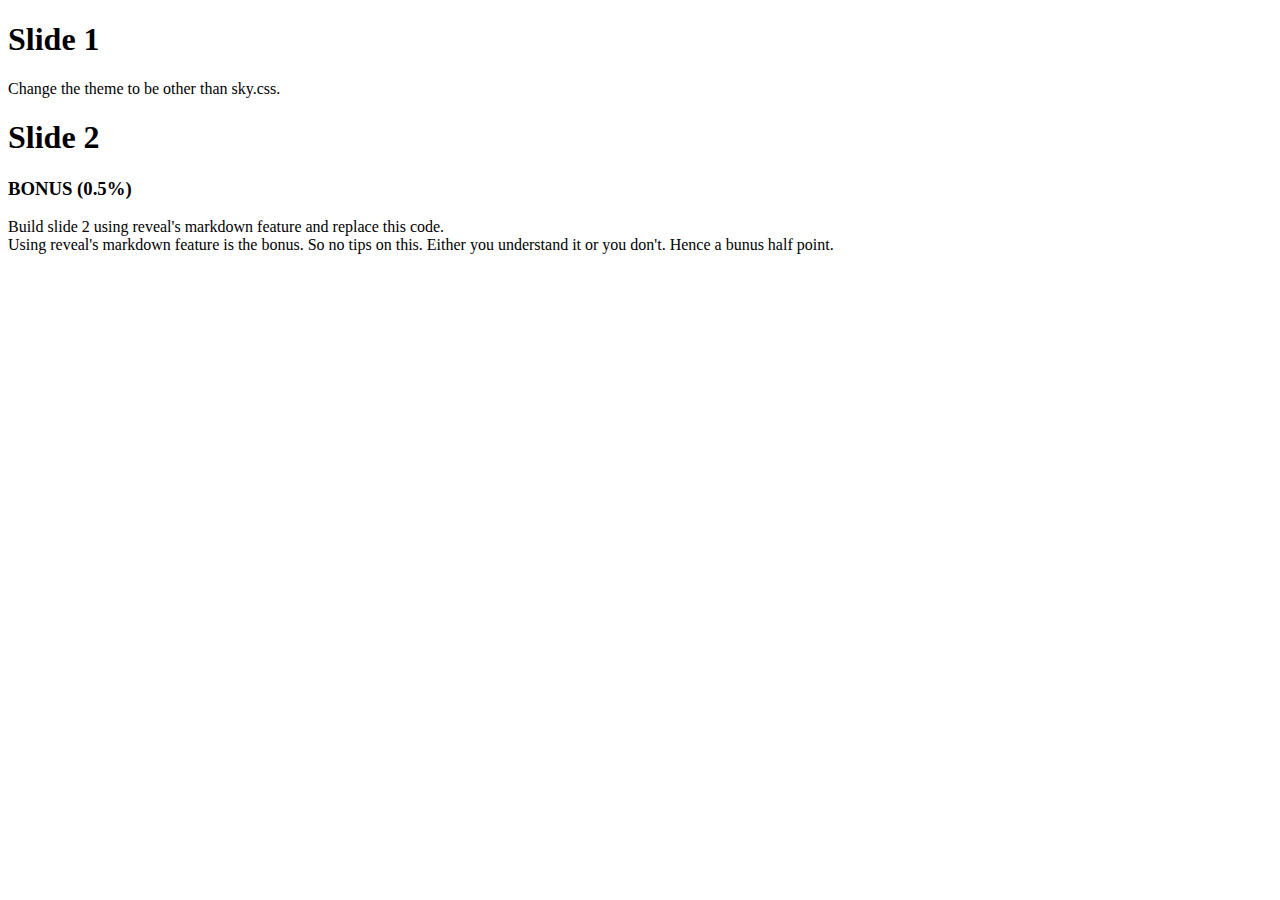
<file: q3/www/index.html>
<!doctype html>
<html>
<head>
	<meta charset="utf-8">
	<meta name="viewport" content="width=device-width, initial-scale=1.0, maximum-scale=1.0, user-scalable=no">
	<title>WLU - CP202</title>

	<link rel="stylesheet" href="http://wlu-cp202.appspot.com/reveal.js/css/reset.css">
	<link rel="stylesheet" href="http://wlu-cp202.appspot.com/reveal.js/css/reveal.css">
	<link rel="stylesheet" href="http://wlu-cp202.appspot.com/reveal.js/css/theme/black.css">
	<link rel="stylesheet" href="http://wlu-cp202.appspot.com/css/mystyle.css">
	<link rel="stylesheet" href="http://maxcdn.bootstrapcdn.com/font-awesome/4.3.0/css/font-awesome.min.css">
</head>

<body>
	<div class="reveal">
		<div class="slides">
			<section>
				<h1>Slide 1</h1>
				Change the theme to be other than sky.css.
			</section>

			<section>
				<h1>Slide 2</h1>
			</section>

			<section>
				<h3>BONUS (0.5%)</h3>
				<li>Build slide 2 using reveal's markdown feature and replace this code.

				<li>Using reveal's markdown feature is the bonus. So no tips on this. Either you understand it or you don't. Hence a bunus half point.
			</section>

			<section>
			</section>
		</div>
	</div>

	<script src="http://wlu-cp202.appspot.com/reveal.js/js/reveal.js"></script>
	<script>
		// More info about config & dependencies:
		// - https://github.com/hakimel/reveal.js#configuration
		// - https://github.com/hakimel/reveal.js#dependencies
		Reveal.initialize({
			width: 1024,
			height: 768,
			// Factor of the display size that should remain empty around the content
			margin: 0.1,
			// Bounds for smallest/largest possible scale to apply to content
			minScale: 0.2,
			maxScale: 1.5,
			/*
							width: "100%",
							height: "100%",
							margin: 0,
							minScale: 1,
							maxScale: 1, */
			// Display presentation control arrows
			controls: true,
			// Help the user learn the controls by providing hints, for example by
			// bouncing the down arrow when they first encounter a vertical slide
			controlsTutorial: true,
			// Determines where controls appear, "edges" or "bottom-right"
			controlsLayout: 'bottom-right',
			// Visibility rule for backwards navigation arrows; "faded", "hidden"
			// or "visible"
			controlsBackArrows: 'faded',
			// Display a presentation progress bar
			progress: true,
			// Display the page number of the current slide
			slideNumber: false,
			// Add the current slide number to the URL hash so that reloading the
			// page/copying the URL will return you to the same slide
			hash: true,
			// Push each slide change to the browser history. Implies `hash: true`
			history: false,
			// Enable keyboard shortcuts for navigation
			keyboard: true,
			// Enable the slide overview mode
			overview: true,
			// Vertical centering of slides
			center: true,
			// Enables touch navigation on devices with touch input
			touch: true,
			// Loop the presentation
			loop: false,
			// Change the presentation direction to be RTL
			rtl: false,
			// See https://github.com/hakimel/reveal.js/#navigation-mode
			navigationMode: 'default',
			// Randomizes the order of slides each time the presentation loads
			shuffle: false,
			// Turns fragments on and off globally
			fragments: true,
			// Flags whether to include the current fragment in the URL,
			// so that reloading brings you to the same fragment position
			fragmentInURL: false,
			// Flags if the presentation is running in an embedded mode,
			// i.e. contained within a limited portion of the screen
			embedded: false,
			// Flags if we should show a help overlay when the questionmark
			// key is pressed
			help: true,
			// Flags if speaker notes should be visible to all viewers
			showNotes: false,
			// Global override for autoplaying embedded media (video/audio/iframe)
			// - null: Media will only autoplay if data-autoplay is present
			// - true: All media will autoplay, regardless of individual setting
			// - false: No media will autoplay, regardless of individual setting
			autoPlayMedia: null,
			// Global override for preloading lazy-loaded iframes
			// - null: Iframes with data-src AND data-preload will be loaded when within
			//   the viewDistance, iframes with only data-src will be loaded when visible
			// - true: All iframes with data-src will be loaded when within the viewDistance
			// - false: All iframes with data-src will be loaded only when visible
			preloadIframes: null,
			// Number of milliseconds between automatically proceeding to the
			// next slide, disabled when set to 0, this value can be overwritten
			// by using a data-autoslide attribute on your slides
			autoSlide: 0,
			// Stop auto-sliding after user input
			autoSlideStoppable: true,
			// Use this method for navigation when auto-sliding
			autoSlideMethod: Reveal.navigateNext,
			// Specify the average time in seconds that you think you will spend
			// presenting each slide. This is used to show a pacing timer in the
			// speaker view
			defaultTiming: 120,
			// Enable slide navigation via mouse wheel
			mouseWheel: false,
			// Hide cursor if inactive
			hideInactiveCursor: true,
			// Time before the cursor is hidden (in ms)
			hideCursorTime: 5000,
			// Hides the address bar on mobile devices
			hideAddressBar: true,
			// Opens links in an iframe preview overlay
			// Add `data-preview-link` and `data-preview-link="false"` to customise each link
			// individually
			previewLinks: false,
			// Transition style
			transition: 'slide', // none/fade/slide/convex/concave/zoom
			// Transition speed
			transitionSpeed: 'slow', // default/fast/slow
			// Transition style for full page slide backgrounds
			backgroundTransition: 'fade', // none/fade/slide/convex/concave/zoom
			// Number of slides away from the current that are visible
			viewDistance: 3,
			// Parallax background image
			parallaxBackgroundImage: '', // 'https://s3.amazonaws.com/hakim-static/reveal-js/reveal-parallax-1.jpg',
			// Parallax background size
			parallaxBackgroundSize: '', // '2100px 900px',
			// Number of pixels to move the parallax background per slide
			// - Calculated automatically unless specified
			// - Set to 0 to disable movement along an axis
			parallaxBackgroundHorizontal: 400,
			parallaxBackgroundVertical: null,
			// The display mode that will be used to show slides
			display: 'block',
			dependencies: [{
					// src: 'http://wlu-cp202.appspot.com/reveal.js/plugin/markdown/marked.js' // uncomment for bonus
				},
				{
					// src: 'http://wlu-cp202.appspot.com/reveal.js/plugin/markdown/markdown.js' // uncomment for bonus
				},
				{
					src: 'http://wlu-cp202.appspot.com/reveal.js/plugin/notes/notes.js',
					async: true
				},
				{
					src: 'http://wlu-cp202.appspot.com/reveal.js/plugin/highlight/highlight.js',
					async: true
				}
			]
		});
	</script>
</body>

</html>
</file>
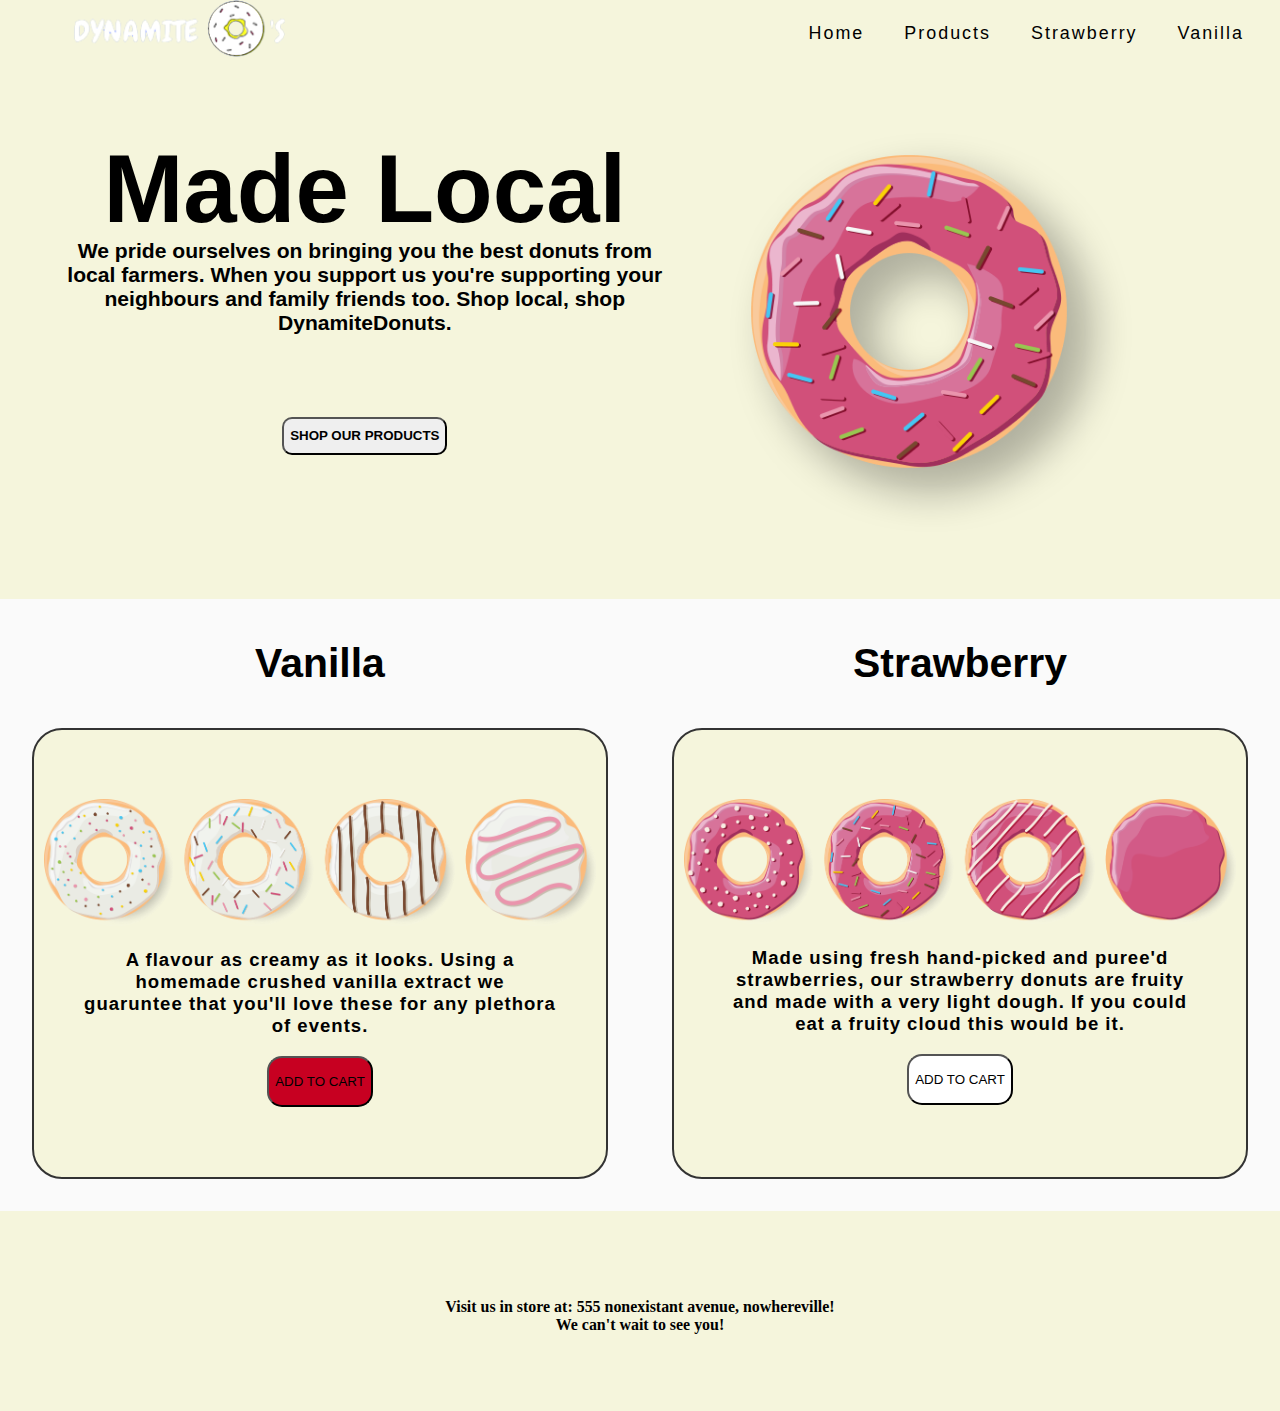
<file: q4/www/index.html>
<!DOCTYPE html>
<html lang="en" dir="ltr">
  <head>
    <meta charset="utf-8">
    <title></title>
    <link rel = "stylesheet" type = "text/css" href = "css/stylesheet.css" />
    <link rel='icon' href='img/favicon.png' type='image/x-icon'/ >
  </head>
  <body>
    <div class = "site-wrapper">


      <div class = "header">
        <div class="headers1">
          <a href="index.html">
            <img src="img/DD-Logo.png" alt="logo"></img>

          </a>
        </div>
        <div class="headers2">
          <ul class="breadcrumb">
            <li><a href="index.html">Home</a></li>
            <li><a href="product-page/index.html">Products</a></li>
            <li><a href="strawberry/index.html">Strawberry</a></li>
            <li><a href="vanilla/index.html">Vanilla</a></li>
          </ul>
        </div>
      </div>

      <div class="s1">
        <div class="s1sub1">

          <div class="sub1text1">
            <h2>Made Local</h2>
          </div>
          <div class="sub1text2">
            <h2>We pride ourselves on bringing you the best donuts from local farmers.
              When you support us you're supporting your neighbours and family friends too.
              Shop local, shop DynamiteDonuts.</h2>
          </div>

          <a href="product-page/index.html">
            <button>SHOP OUR PRODUCTS</button>
          </a>


        </div>
        <div class="s1sub2">
          <div class="sub2img">
            <img src="img/donut-file1.png" alt="big donut">
            </img>
          </div>
        </div>


      </div>

      <div class="s2">

        <div class="s2sub1">
          <h3>Vanilla</h3>
          <a href='vanilla/index.html'>
            <div class="rounded-container">
              <div class='pic-wrapper'>
                <img src='img/vanilla-donuts.png' alt="All of our Vanilla Donuts"></img>
                <p>A flavour as creamy as it looks. Using a homemade crushed vanilla
                  extract we guaruntee that you'll love these for any plethora of events.</p>
                <button>ADD TO CART</button>
              </div>

            </div>


          </a>

        </div>

        <div class="s2sub2">
          <h3>Strawberry</h3>
          <a href='strawberry/index.html'>
            <div class="rounded-container">
              <div class='pic-wrapper'>
                <img src='img/strawberry-donuts.png' alt="All of our Strawbery Donuts"></img>
                <p>Made using fresh hand-picked and puree'd strawberries, our strawberry donuts are fruity
                  and made with a very light dough. If you could eat a fruity cloud this would be it.</p>
                <button>ADD TO CART</button>
              </div>
            </div>
          </a>
        </div>





      </div>
      <div class="main-footer">
        <div class='footeritem'>
          <h5>Visit us in store at: 555 nonexistant avenue, nowhereville!<br> We can't wait to see you!</h5>
        </div>
      </div>

    </div>

  </body>
</html>
</file>
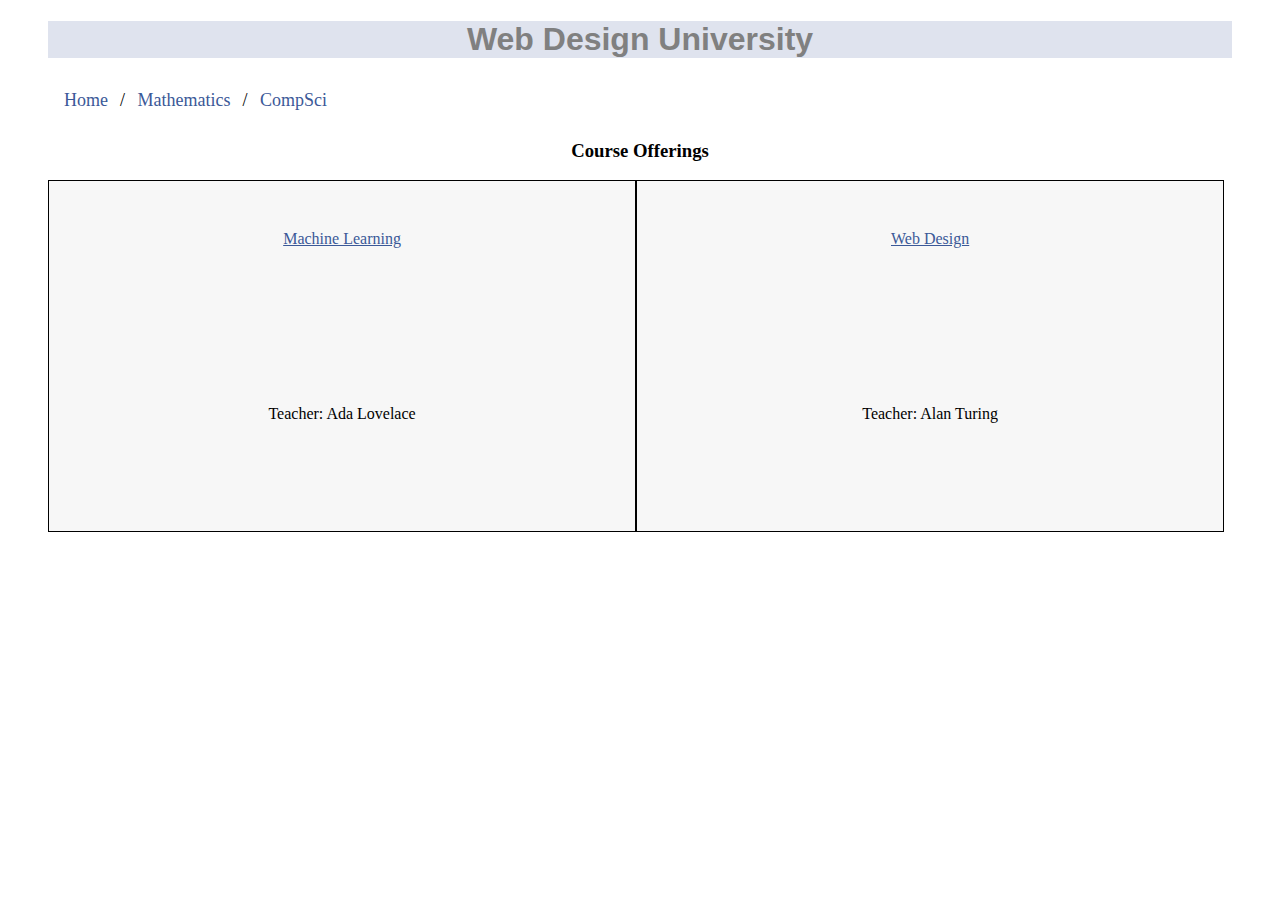
<file: q2/www/comp-sci/index.html>
<!DOCTYPE html>
<html lang="en" dir="ltr">
  <head>
    <meta charset="utf-8">
    <title></title>
    <link rel="stylesheet" href="../stylesheet.css">
  </head>
  <body>

    <div id="header">
      <h1>Web Design University</h1>
    </div>

    <nav>
      <ul class="breadcrumb">
        <li><a href="../index.html">Home</a></li>
        <li><a href="../math/index.html">Mathematics</a></li>
        <li><a href="index.html">CompSci</a></li>
      </ul>
    </nav>

    <h3>Course Offerings</h3>

    <div id="content">


      <div id="halfmid1">
        <div id="inscontainer1">
          <a href="../comp-sci/machine-learning/index.html">Machine Learning</a>
        </div>
        <div id="inscontainer1">
          <p>Teacher: Ada Lovelace</p>
        </div>
      </div>

      <div id="halfmid2">
        <div id="inscontainer1">
          <a href="../comp-sci/web-design/index.html">Web Design</a>
        </div>
        <div id="inscontainer1">
          <p>Teacher: Alan Turing</p>
        </div>
      </div>


    </div>
  </body>
</html>
</file>
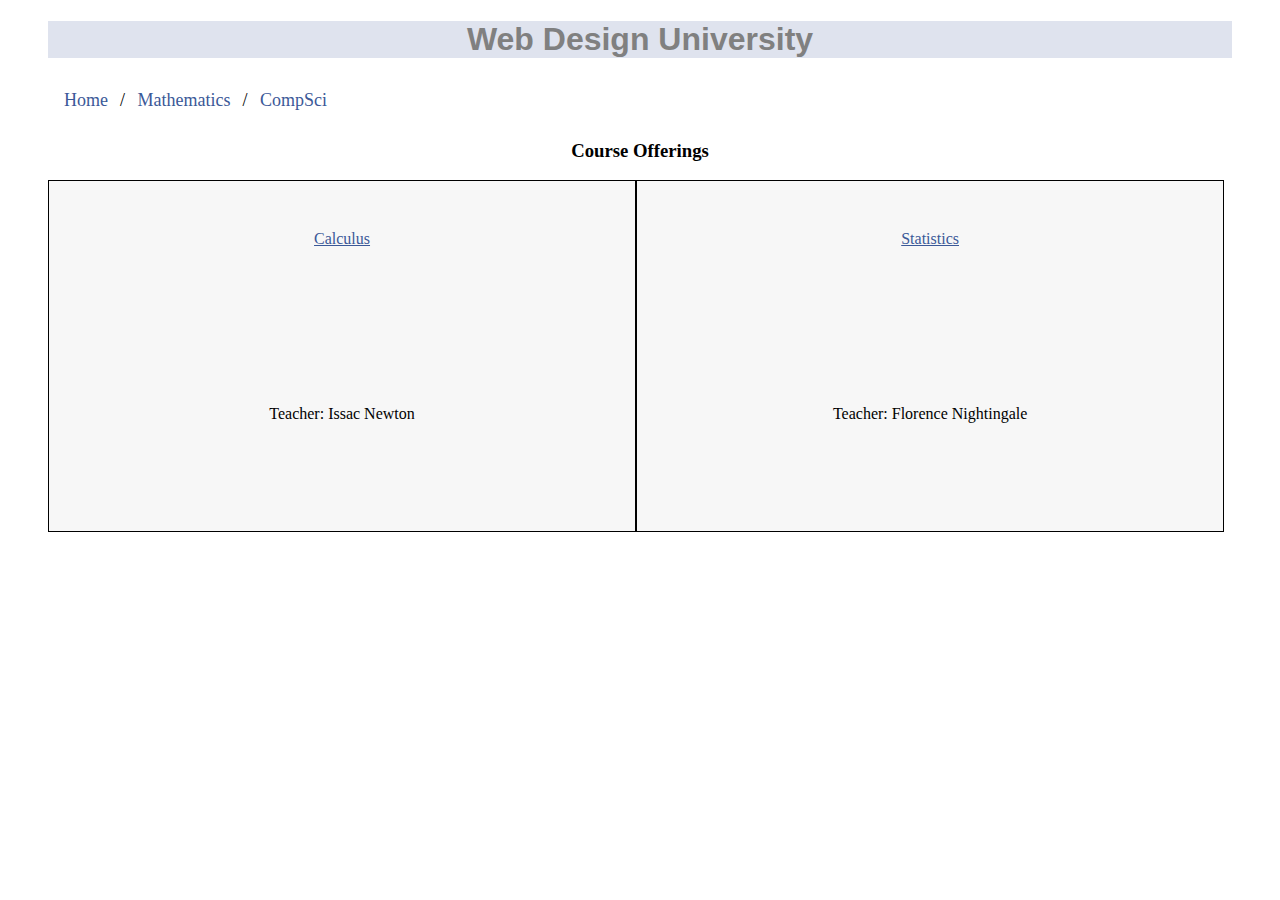
<file: q2/www/math/index.html>
<!DOCTYPE html>
<html lang="en" dir="ltr">
  <head>
    <meta charset="utf-8">
    <title></title>
    <link rel="stylesheet" href="../stylesheet.css">
  </head>
  <body>

        <div id="header">
          <h1>Web Design University</h1>
        </div>


        <nav>
          <ul class="breadcrumb">
            <li><a href="../index.html">Home</a></li>
            <li><a href="index.html">Mathematics</a></li>
            <li><a href="../comp-sci/index.html">CompSci</a></li>
          </ul>
        </nav>


        <h3>Course Offerings</h3>


        <div id="content">

          <div id="halfmid1">
            <div id="inscontainer1">
              <a href="../math/calculus/index.html">Calculus</a>
            </div>
            <div id="inscontainer1">
              <p>Teacher: Issac Newton</p>
            </div>
          </div>

          <div id="halfmid2">
            <div id="inscontainer1">
              <a href="../math/statistics/index.html">Statistics</a>
            </div>
            <div id="inscontainer1">
              <p>Teacher: Florence Nightingale</p>
            </div>
          </div>


        </div>
  </body>
</html>
</file>
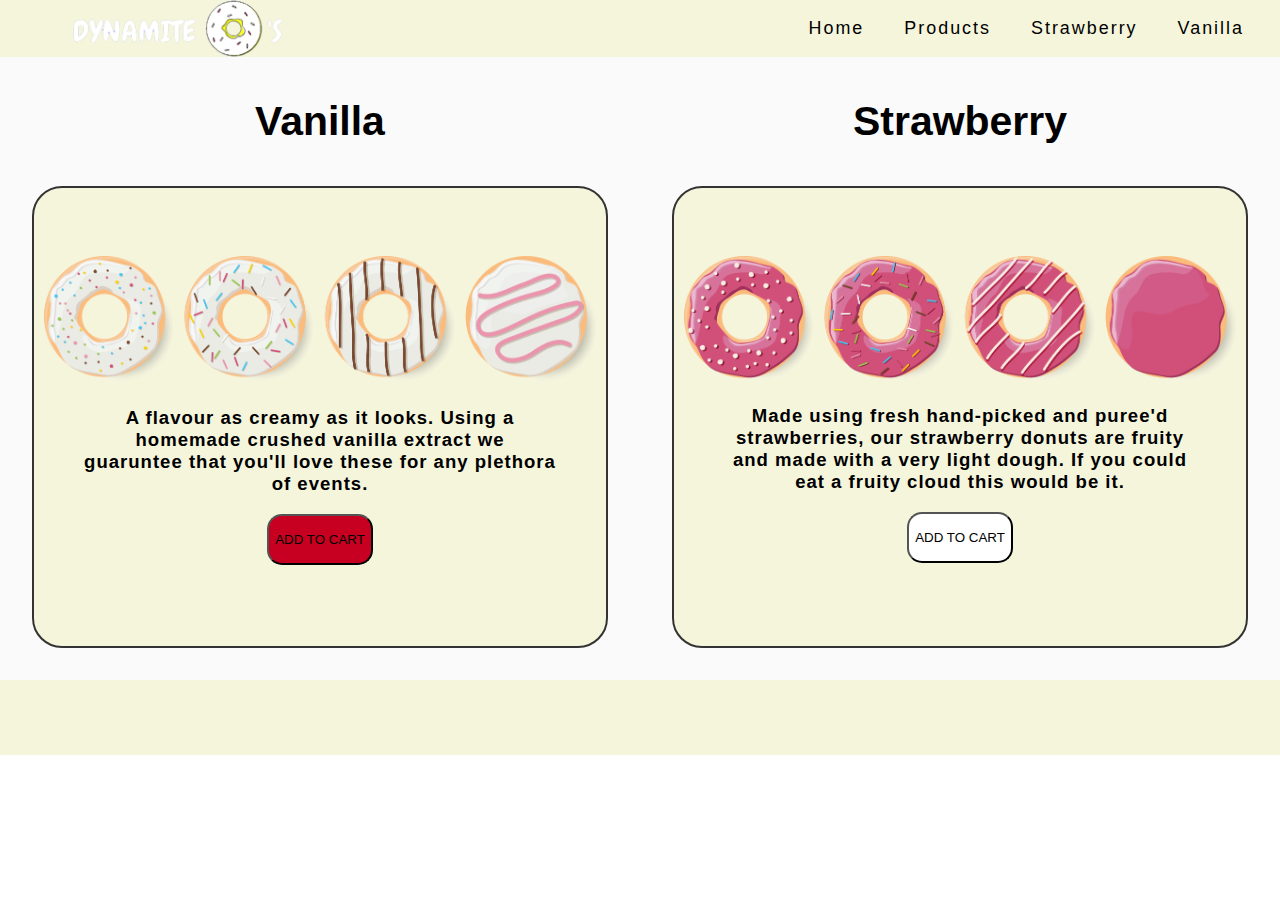
<file: q4/www/product-page/index.html>
<!DOCTYPE html>
<html lang="en" dir="ltr">
  <head>
    <meta charset="utf-8">
    <title></title>
    <link rel = "stylesheet" type = "text/css" href = "../css/stylesheet.css" />
    <link rel='icon' href='../img/favicon.png' type='image/x-icon'/ >
  </head>
  <body>

    <div class="prodpage-wrapper">
      <div class = "header">
        <div class="headers1">
          <a href="../index.html">
            <img src="../img/DD-Logo.png" alt="DynamiteDonuts Logo"></img>

          </a>
        </div>
        <div class="headers2">
          <ul class="breadcrumb">
            <li><a href="../index.html">Home</a></li>
            <li><a href="index.html">Products</a></li>
            <li><a href="../strawberry/index.html">Strawberry</a></li>
            <li><a href="../vanilla/index.html">Vanilla</a></li>
          </ul>
        </div>
      </div>


      <div class="s2">

        <div class="s2sub1">
          <h3>Vanilla</h3>
          <a href='vanilla/index.html'>
            <div class="rounded-container">
              <div class='pic-wrapper'>
                <img src='../img/vanilla-donuts.png' alt="Row of our Vanilla Donuts"></img>
                <p>A flavour as creamy as it looks. Using a homemade crushed vanilla
                  extract we guaruntee that you'll love these for any plethora of events.</p>
                <button>ADD TO CART</button>
              </div>

            </div>


          </a>

        </div>

        <div class="s2sub2">
          <h3>Strawberry</h3>
          <a href='strawberry/index.html'>
            <div class="rounded-container">
              <div class='pic-wrapper'>
                <img src='../img/strawberry-donuts.png' alt='Row of our Strawbery Donuts'></img>
                <p>Made using fresh hand-picked and puree'd strawberries, our strawberry donuts are fruity
                  and made with a very light dough. If you could eat a fruity cloud this would be it.</p>
                <button>ADD TO CART</button>
              </div>
            </div>
          </a>
        </div>

      </div>
      <div class="prod-footer">
      </div>
    </div>





  </body>
</html>
</file>
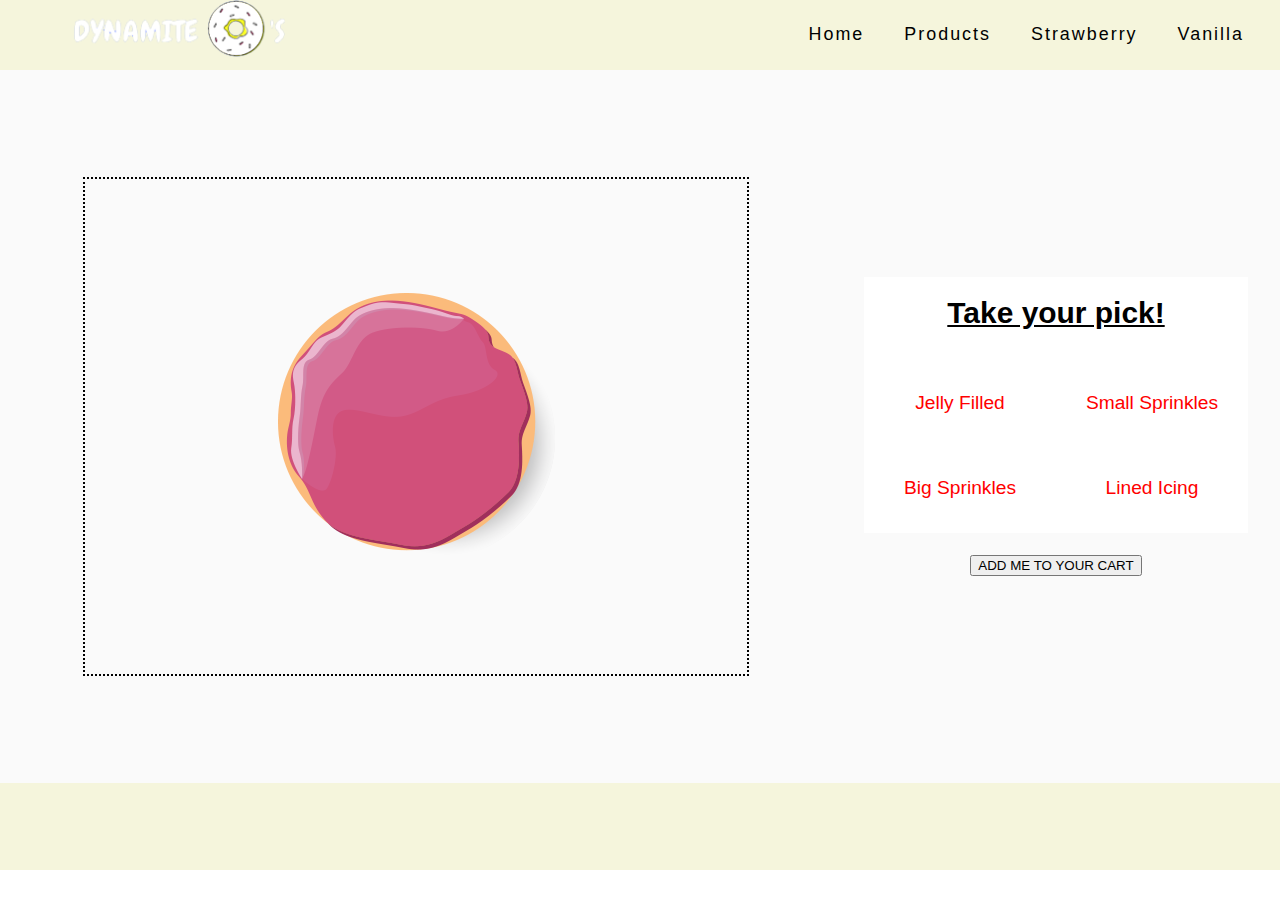
<file: q4/www/strawberry/index.html>
<!DOCTYPE html>
<html lang="en" dir="ltr">
  <head>
    <meta charset="utf-8">
    <title></title>
    <link rel = "stylesheet" type = "text/css" href = "../css/stylesheet.css" />
    <link rel='icon' href='../img/favicon.png' type='image/x-icon'/ >
    <script src="../js/app.js" type="text/javascript"></script>
    <script type="text/javascript">
      newdiv(displaydiv,div2,div3,div4);
    </script>
  </head>
  <body>

    <div class='straw-wrapper'>
      <div class = "header">
        <div class="headers1">
          <a href="../index.html">
            <img src="../img/DD-Logo.png" alt="DynamiteDonuts Logo">
            </img>
          </a>
        </div>
        <div class="headers2">
          <ul class="breadcrumb">
            <li><a href="../index.html">Home</a></li>
            <li><a href="../product-page/index.html">Products</a></li>
            <li><a href="index.html">Strawberry</a></li>
            <li><a href="../vanilla/index.html">Vanilla</a></li>
          </ul>
        </div>
      </div>

      <div class = "straw-contentwrap">

        <!-- PICTURES SECTION -->
        <section class="straw-s1">
          <div class="straws1-big">
            <div id="jelly-filled" class="sprod1">
              <div class="imagecont">
                <img src="../img/s-jelly.png" alt="Strawberry Jelly Donut"></img>
              </div>
            </div>
            <div id="big-sprinkles" class="sprod1">
              <div class="imagecont">
                <img src="../img/s-bigsprink.png" alt="Strawbery Big Sprinkles Donut"></img>
              </div>
            </div>
            <div id="small-sprinkles" class="sprod1">
              <div class="imagecont">
                <img src="../img/s-sprinkle.png" alt="Strawbery Small Sprinkles Donut"></img>
              </div>
            </div>
            <div id="lined-icing" class="sprod1">
              <div class="imagecont">
                <img src="../img/s-lined.png" alt="Strawbery Donut with lined icing"></img>
              </div>
            </div>
          </div>

          <!-- PICKER SECTION -->
          <div class="straws1-small">

            <div class="sprodpicker">
              <div class="sprodpicks1">
                <h3>Take your pick!</h3>
              </div>
              <div class="sprodpicks2">
                <div class='quartercontainer'>
                  <a href="javascript:newdiv('jelly-filled','big-sprinkles','small-sprinkles','lined-icing')">
                    Jelly Filled
                  </a>
                  <a href="javascript:newdiv('big-sprinkles','jelly-filled','small-sprinkles','lined-icing')">
                    Big Sprinkles
                  </a>
                </div>
                <div class='quartercontainer'>
                  <a href="javascript:newdiv('small-sprinkles','big-sprinkles','jelly-filled','lined-icing')">
                    Small Sprinkles
                  </a>
                  <a href="javascript:newdiv('lined-icing','small-sprinkles','big-sprinkles','jelly-filled')">
                    Lined Icing
                  </a>
                </div>

              </div>
            </div>
            <button> ADD ME TO YOUR CART </button>
          </div>

        </section>



      </div>
      <section class="straw-footer">
      </section>


    </div>

  </body>
</html>
</file>
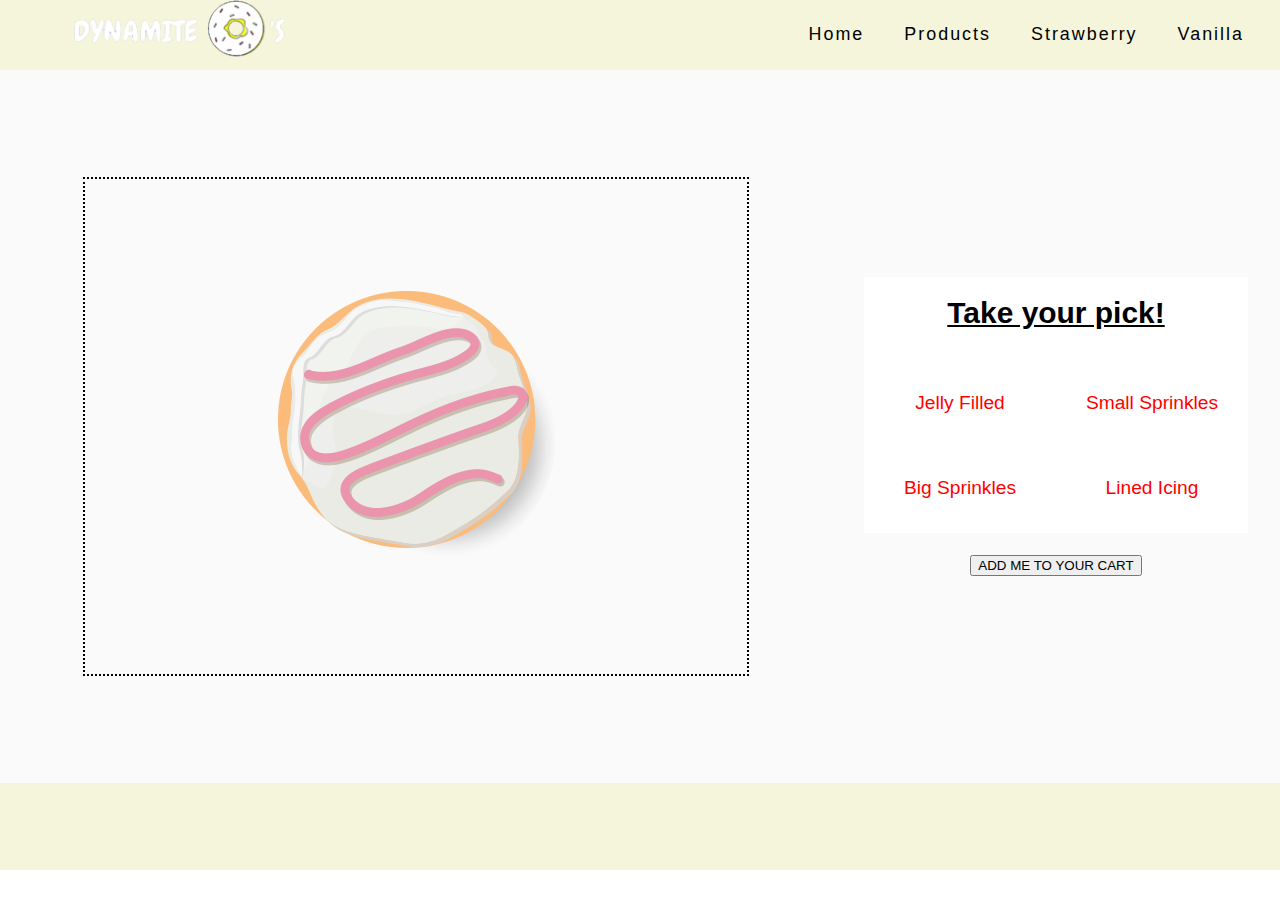
<file: q4/www/vanilla/index.html>
<!DOCTYPE html>
<html lang="en" dir="ltr">
  <head>
    <meta charset="utf-8">
    <title></title>
    <link rel = "stylesheet" type = "text/css" href = "../css/stylesheet.css" />
    <link rel='icon' href='../img/favicon.png' type='image/x-icon'/ >
    <script src="../js/app.js" type="text/javascript"></script>
    <script type="text/javascript">
      newdiv(displaydiv,div2,div3,div4);
    </script>
  </head>

  <body>
    <div class='straw-wrapper'>

      <div class = "header">
        <div class="headers1">
          <a href="../index.html">
            <img src="../img/DD-Logo.png" alt="DynamiteDonuts Logo">
            </img>
          </a>
        </div>
        <div class="headers2">
          <ul class="breadcrumb">
            <li><a href="../index.html">Home</a></li>
            <li><a href="../product-page/index.html">Products</a></li>
            <li><a href="../strawberry/index.html">Strawberry</a></li>
            <li><a href="index.html">Vanilla</a></li>
          </ul>
        </div>
      </div>

      <div class = "straw-contentwrap">

        <section class="straw-s1">
          <div class="straws1-big">

            <div id="jelly-filled" class="sprod1">
              <div class="imagecont">
                <img src="../img/v-jelly.png" alt="Vanilla Jelly Donut"></img>
              </div>
            </div>

            <div id="big-sprinkles" class="sprod1">
              <div class="imagecont">
                <img src="../img/v-bigsprink.png" alt="Vanilla Big Sprinkles Donut"></img>
              </div>
            </div>

            <div id="small-sprinkles" class="sprod1">
              <div class="imagecont">
                <img src="../img/v-smallsprink.png" alt="Vanilla Small Sprinkles Donut"></img>
              </div>
            </div>

            <div id="lined-icing" class="sprod1">
              <div class="imagecont">
                <img src="../img/v-lined.png" alt="Vanilla Donut with lined icing"></img>
              </div>
            </div>
          </div>


          <div class="straws1-small">
            <div class="sprodpicker">
              <div class="sprodpicks1">
                <h3>Take your pick!</h3>
              </div>
              <div class="sprodpicks2">
                <div class='quartercontainer'>
                  <a href="javascript:newdiv('jelly-filled','big-sprinkles','small-sprinkles','lined-icing')">
                    Jelly Filled
                  </a>
                  <a href="javascript:newdiv('big-sprinkles','jelly-filled','small-sprinkles','lined-icing')">
                    Big Sprinkles
                  </a>
                </div>
                <div class='quartercontainer'>
                  <a href="javascript:newdiv('small-sprinkles','big-sprinkles','jelly-filled','lined-icing')">
                    Small Sprinkles
                  </a>
                  <a href="javascript:newdiv('lined-icing','small-sprinkles','big-sprinkles','jelly-filled')">
                    Lined Icing
                  </a>
                </div>

              </div>
            </div>
            <button> ADD ME TO YOUR CART </button>
          </div>

        </section>



      </div>
      <section class="straw-footer">
      </section>


    </div>
  </body>
</html>
</file>
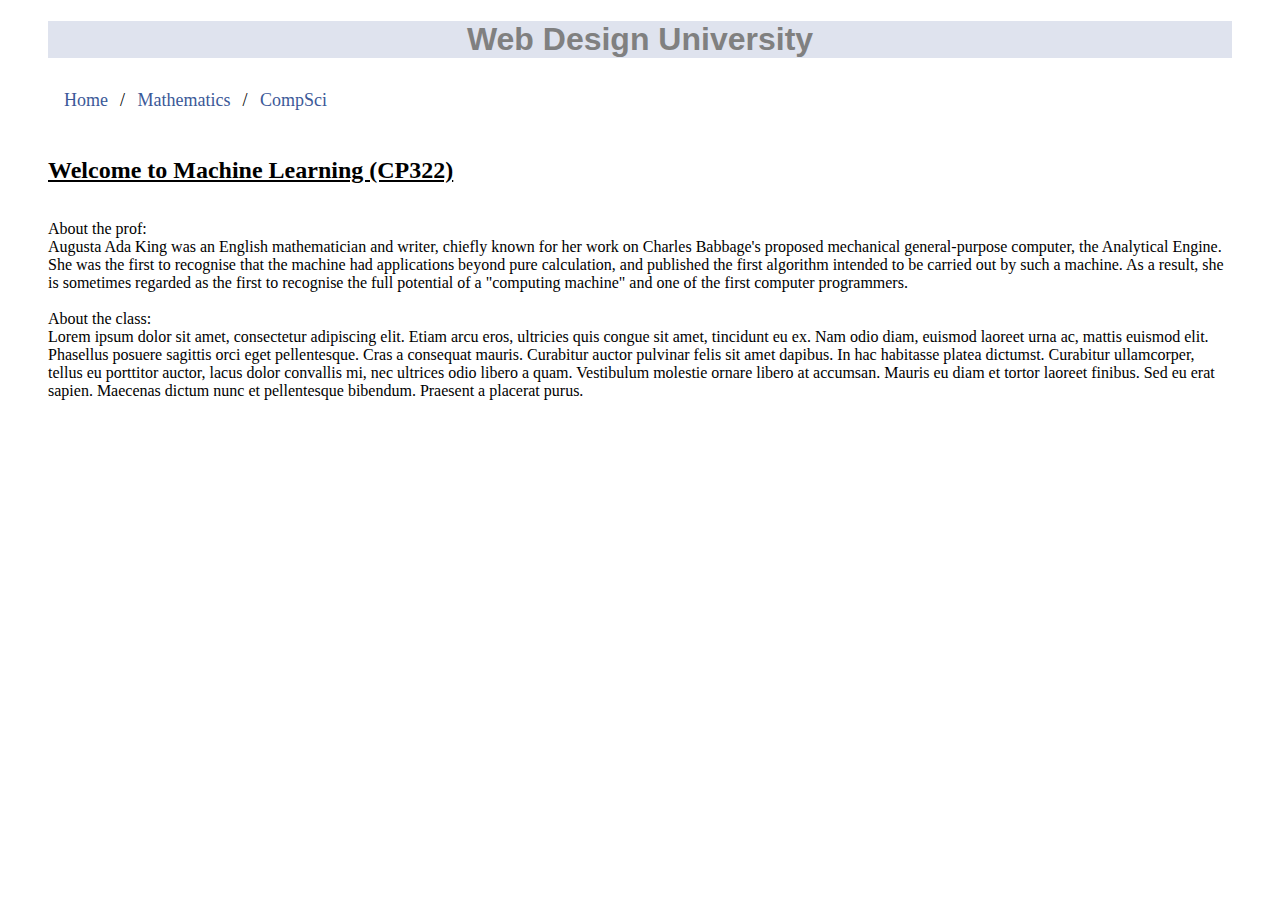
<file: q2/www/comp-sci/machine-learning/index.html>
<!DOCTYPE html>
<html lang="en" dir="ltr">
  <head>
    <meta charset="utf-8">
    <title></title>
    <link rel="stylesheet" href="../../stylesheet.css">
  </head>
  <body>

    <div id="header">
      <h1>Web Design University</h1>
    </div>

    <nav>
      <ul class="breadcrumb">
        <li><a href="../../index.html">Home</a></li>
        <li><a href="../../math/index.html">Mathematics</a></li>
        <li><a href="../index.html">CompSci</a></li>
      </ul>
    </nav>

    <div id="subcontent">

      <h2> <u>Welcome to Machine Learning (CP322)</u></h2>

      <p>About the prof: <br> Augusta Ada King was an English mathematician and writer, chiefly known for her work on
        Charles Babbage's proposed mechanical general-purpose computer, the Analytical Engine. She was the first to recognise
        that the machine had applications beyond pure calculation, and published the first algorithm intended to be carried
        out by such a machine. As a result, she is sometimes regarded as the first to recognise the full potential of a
        "computing machine" and one of the first computer programmers.
        <br>
        <br>
        About the class: <br>
        Lorem ipsum dolor sit amet, consectetur adipiscing elit. Etiam arcu eros, ultricies quis congue sit amet, tincidunt eu ex. Nam odio diam, euismod
        laoreet urna ac, mattis euismod elit. Phasellus posuere sagittis orci eget pellentesque. Cras a consequat mauris. Curabitur auctor pulvinar felis
        sit amet dapibus. In hac habitasse platea dictumst. Curabitur ullamcorper, tellus eu porttitor auctor, lacus dolor convallis mi, nec ultrices odio
        libero a quam. Vestibulum molestie ornare libero at accumsan. Mauris eu diam et tortor laoreet finibus. Sed eu erat sapien. Maecenas dictum nunc et
        pellentesque bibendum. Praesent a placerat purus.
      </p>


    </div>

  </body>
</html>
</file>
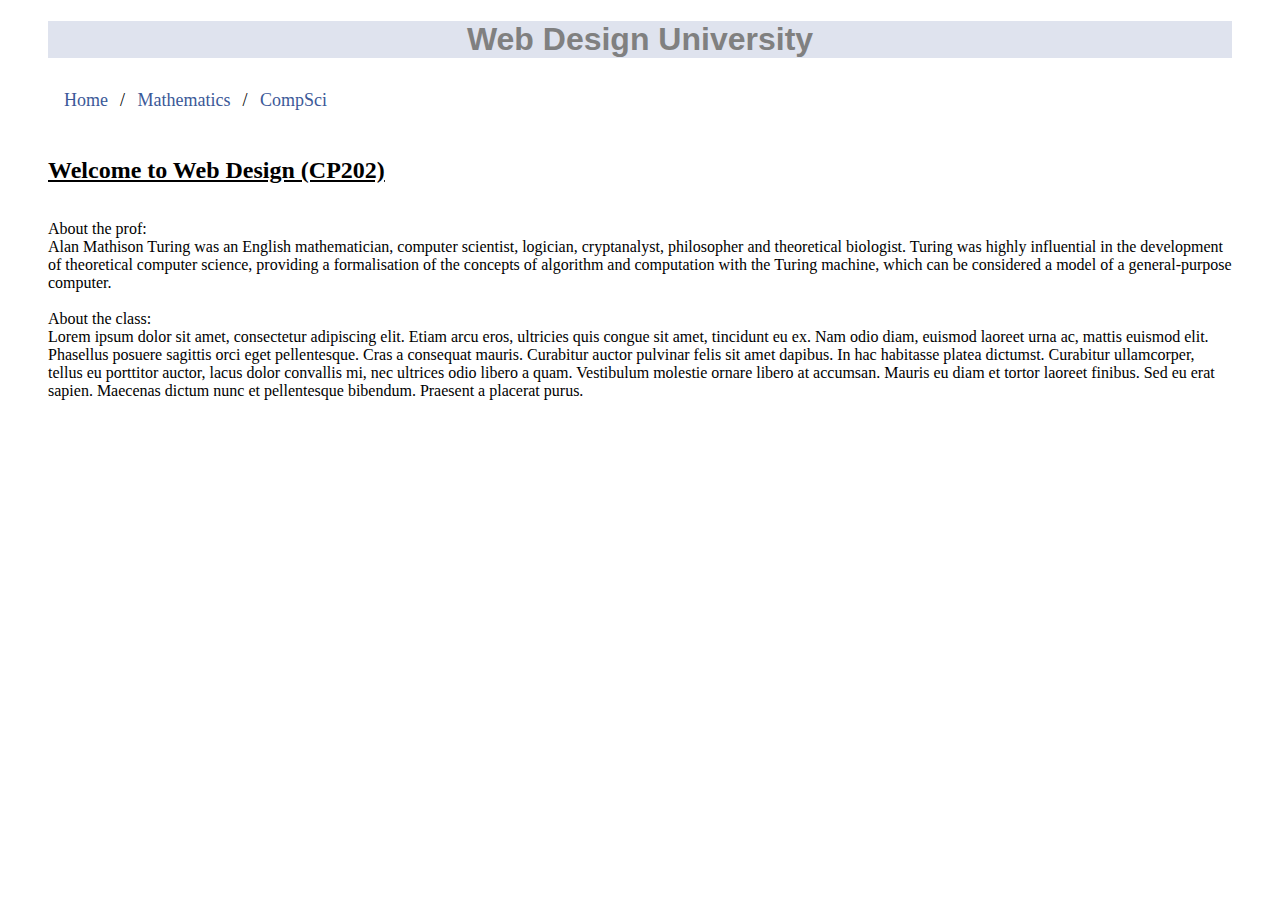
<file: q2/www/comp-sci/web-design/index.html>
<!DOCTYPE html>
<html lang="en" dir="ltr">
  <head>
    <meta charset="utf-8">
    <title></title>
    <link rel="stylesheet" href="../../stylesheet.css">
  </head>
  <body>

    <div id="header">
      <h1>Web Design University</h1>
    </div>

    <nav>
      <ul class="breadcrumb">
        <li><a href="../../index.html">Home</a></li>
        <li><a href="../../math/index.html">Mathematics</a></li>
        <li><a href="../index.html">CompSci</a></li>
      </ul>
    </nav>

    <div id="subcontent">

      <h2> <u>Welcome to Web Design (CP202)</u></h2>

      <p>About the prof: <br> Alan Mathison Turing was an English mathematician, computer scientist, logician, cryptanalyst, philosopher and theoretical biologist.
         Turing was highly influential in the development of theoretical computer science, providing a formalisation of the concepts of algorithm and computation with the Turing machine, which can be considered a model of a general-purpose computer.
         <br>
         <br>
         About the class: <br>
         Lorem ipsum dolor sit amet, consectetur adipiscing elit. Etiam arcu eros, ultricies quis congue sit amet, tincidunt eu ex. Nam odio diam, euismod
         laoreet urna ac, mattis euismod elit. Phasellus posuere sagittis orci eget pellentesque. Cras a consequat mauris. Curabitur auctor pulvinar felis
         sit amet dapibus. In hac habitasse platea dictumst. Curabitur ullamcorper, tellus eu porttitor auctor, lacus dolor convallis mi, nec ultrices odio
         libero a quam. Vestibulum molestie ornare libero at accumsan. Mauris eu diam et tortor laoreet finibus. Sed eu erat sapien. Maecenas dictum nunc et
         pellentesque bibendum. Praesent a placerat purus.
      </p>



    </div>

  </body>
</html>
</file>
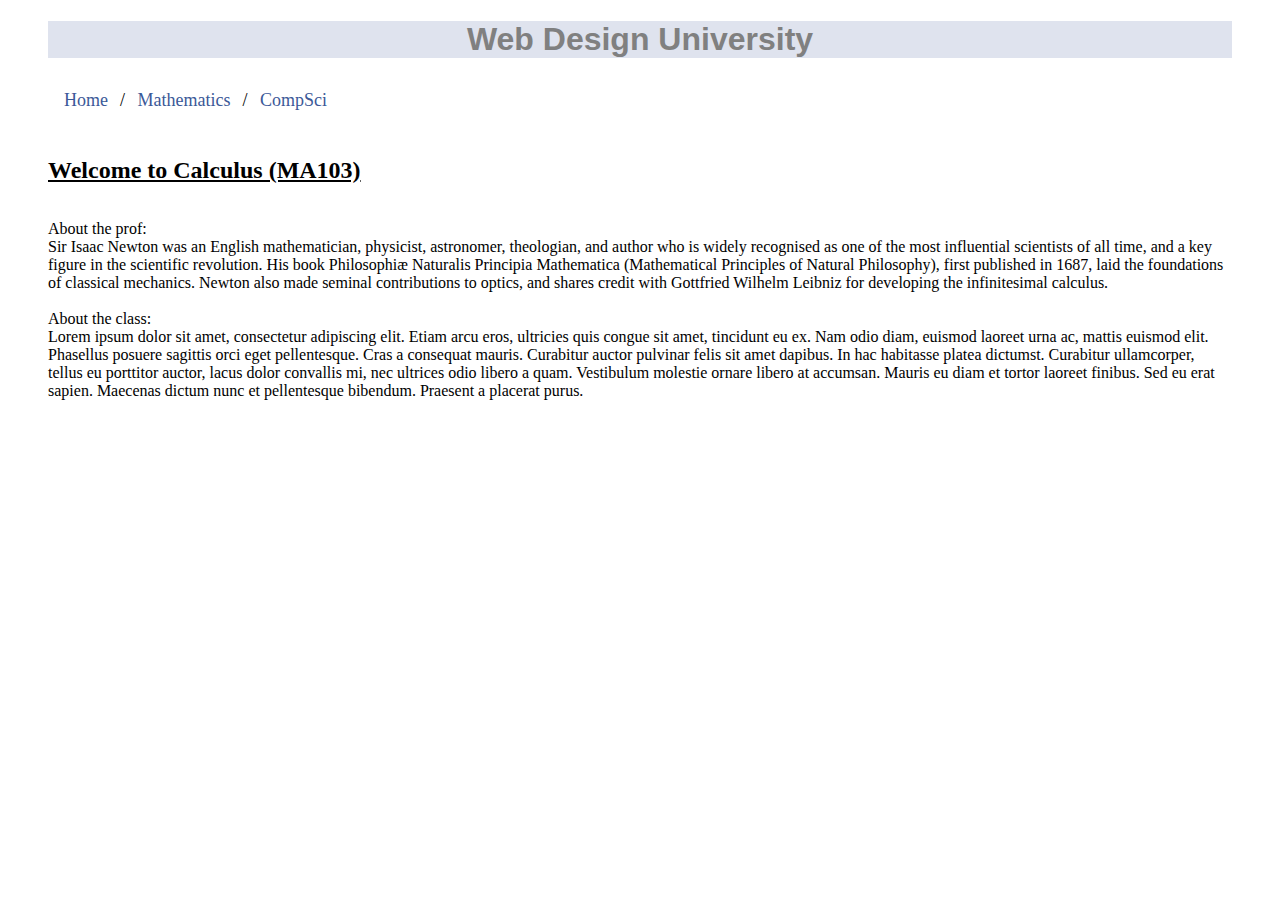
<file: q2/www/math/calculus/index.html>
<!DOCTYPE html>
<html lang="en" dir="ltr">
  <head>
    <meta charset="utf-8">
    <title></title>
    <link rel="stylesheet" href="../../stylesheet.css">
  </head>
    <body>


      <div id="header">
        <h1>Web Design University</h1>
      </div>

      <nav>
        <ul class="breadcrumb">
          <li><a href="../../index.html">Home</a></li>
          <li><a href="../index.html">Mathematics</a></li>
          <li><a href="../../comp-sci/index.html">CompSci</a></li>
        </ul>
      </nav>

      <div id="subcontent">

      <h2> <u>Welcome to Calculus (MA103)</u></h2>

      <p>About the prof: <br> Sir Isaac Newton was an English mathematician, physicist, astronomer, theologian, and author
        who is widely recognised as one of the most influential scientists of all time, and a key figure in the scientific revolution.
        His book Philosophiæ Naturalis Principia Mathematica (Mathematical Principles of Natural Philosophy), first published in 1687, laid the foundations of classical mechanics. Newton also made seminal contributions to optics,
        and shares credit with Gottfried Wilhelm Leibniz for developing the infinitesimal calculus.
        <br>
        <br>
        About the class: <br>
        Lorem ipsum dolor sit amet, consectetur adipiscing elit. Etiam arcu eros, ultricies quis congue sit amet, tincidunt eu ex. Nam odio diam, euismod
        laoreet urna ac, mattis euismod elit. Phasellus posuere sagittis orci eget pellentesque. Cras a consequat mauris. Curabitur auctor pulvinar felis
        sit amet dapibus. In hac habitasse platea dictumst. Curabitur ullamcorper, tellus eu porttitor auctor, lacus dolor convallis mi, nec ultrices odio
        libero a quam. Vestibulum molestie ornare libero at accumsan. Mauris eu diam et tortor laoreet finibus. Sed eu erat sapien. Maecenas dictum nunc et
        pellentesque bibendum. Praesent a placerat purus.
      </p>


    </div>

  </body>
</html>
</file>
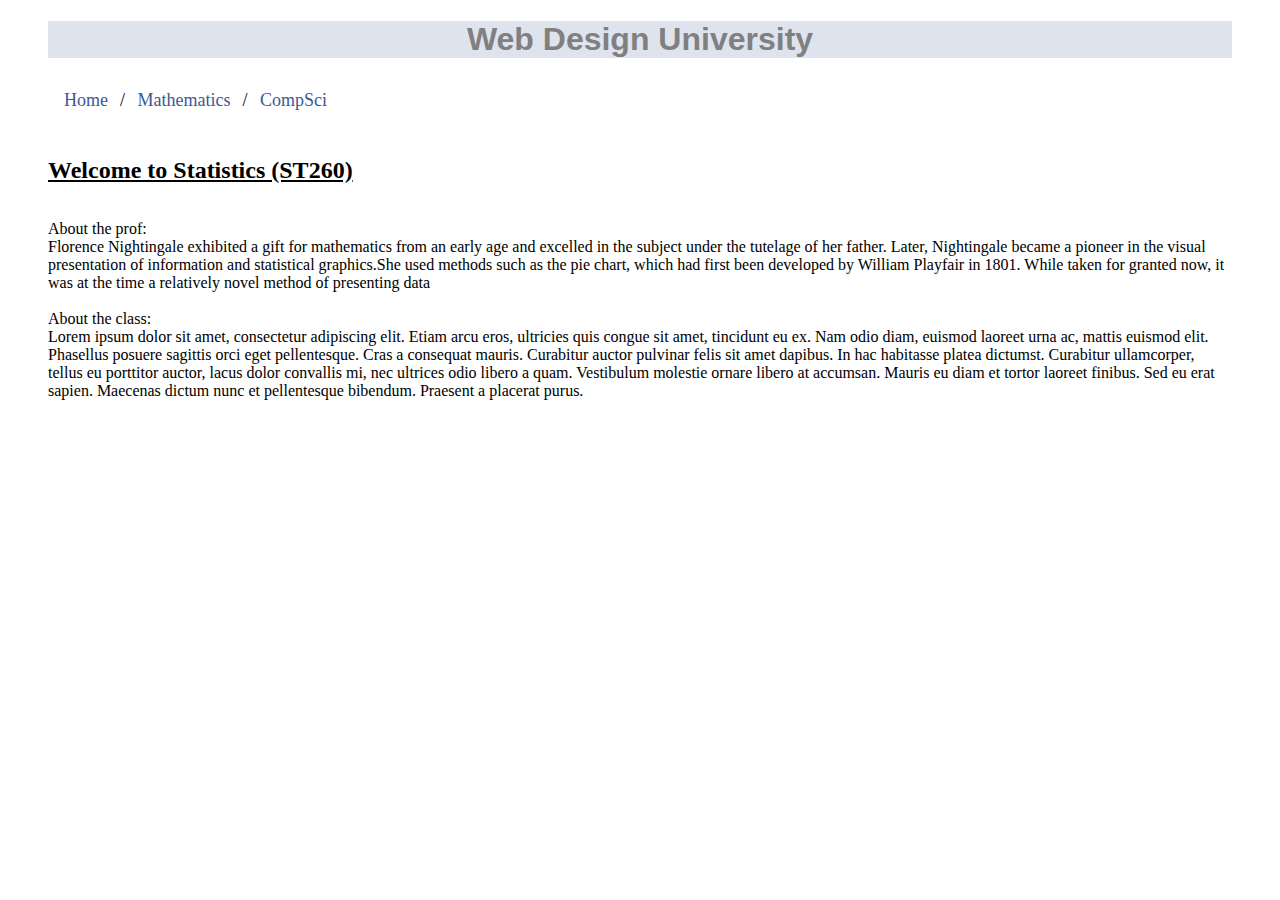
<file: q2/www/math/statistics/index.html>
<!DOCTYPE html>
<html lang="en" dir="ltr">
  <head>
    <meta charset="utf-8">
    <title></title>
    <link rel="stylesheet" href="../../stylesheet.css">
  </head>
  <body>
      <div id="header">
        <h1>Web Design University</h1>
      </div>

      <nav>
        <ul class="breadcrumb">
          <li><a href="../../index.html">Home</a></li>
          <li><a href="../index.html">Mathematics</a></li>
          <li><a href="../../comp-sci/index.html">CompSci</a></li>
        </ul>
      </nav>

      <div id="subcontent">

      <h2> <u>Welcome to Statistics (ST260)</u></h2>

      <p>About the prof: <br> Florence Nightingale exhibited a gift for mathematics from an early age and excelled in the subject under the tutelage of her father. Later,
        Nightingale became a pioneer in the visual presentation of information and statistical graphics.She used methods such as the pie chart, which had first been developed
        by William Playfair in 1801. While taken for granted now, it was at the time a relatively novel method of presenting data
        <br>
        <br>
        About the class: <br>
        Lorem ipsum dolor sit amet, consectetur adipiscing elit. Etiam arcu eros, ultricies quis congue sit amet, tincidunt eu ex. Nam odio diam, euismod
        laoreet urna ac, mattis euismod elit. Phasellus posuere sagittis orci eget pellentesque. Cras a consequat mauris. Curabitur auctor pulvinar felis
        sit amet dapibus. In hac habitasse platea dictumst. Curabitur ullamcorper, tellus eu porttitor auctor, lacus dolor convallis mi, nec ultrices odio
        libero a quam. Vestibulum molestie ornare libero at accumsan. Mauris eu diam et tortor laoreet finibus. Sed eu erat sapien. Maecenas dictum nunc et
        pellentesque bibendum. Praesent a placerat purus.
      </p>


    </div>

  </body>
</html>
</file>
<file: q4/www/css/stylesheet.css>
* {
  box-sizing: border-box;
}


body {
  margin: 0;
}

.site-wrapper {
  width:100%;
  height:104vw;
  background: orange;
  margin: none;
}

.header {
  width: 100%;
  height: 5%;
  display: flex;
  flex-direction: row;
}

.headers1 {
  width: 50%;
  height: 100%;
  display: flex;
  flex-direction: column;
  justify-content: center;
  align-items: flex-start;
  background: beige;
}

.headers1 a {
  height: 100%;
  width: 33%;
  display: block;
}

.headers1 img {
  transform: translateX(35%);
  max-height: calc(100%-1vw);
  max-width: calc(100%-1vw);
}

.headers2 {
  background: beige;
  width: 50%;
  height: 100%;
  display: flex;
  flex-direction: column;
  justify-content: center;
  align-items: flex-end;
}

ul.breadcrumb {
  padding: 10px 16px;
  list-style: none;
  font-family: Arial, sans-serif;
  letter-spacing: 2px;
  display: flex;
  flex-direction: row;
}


ul.breadcrumb li {
  display: inline;
  font-size: 1.4vw;
  padding: 20px;
}

ul.breadcrumb li a {
  text-decoration: none;
  color: black;
}

ul.breadcrumb li a:hover {
  font-weight: bold;
}


/* SECTION 1 CONTENT */

.s1 {
  width: 100%;
  height: 40%;
  background: white;
  display: flex;
  flex-direction: row;

}



.s1sub1 {
  width: 57%;
  height: 100%;
  background: beige;
  display: flex;
  flex-direction: column;
  align-items: center;
  justify-content: center;
  text-align: center;
  /* overflow: visible; */
  font-family: "Optima", sans-serif;
  font-weight: 100;
}


.sub1text1 {
  width:100%;
  height: auto;
  margin: 0;
  font-size: 5vw;
  transform: translateY(-70%);

}

.sub1text1 h2 {
  padding: 0;
  margin: 0;

}

.sub1text2 {
  width:82%;
  margin: 0;
  transform: translateY(-85%);
  font-size: 1.1vw;
}

.sub1text2 h2 {
  padding: 0;
  margin: 0;
  font-family: Arial, sans-serif;
}

.s1sub2 {
  width: 43%;
  height: 100%;
  background: beige;
  display: flex;
  align-items: center;
  justify-content: flex-start;
}

img {
  max-width: 100%;
  max-height: 100%;
}

.sub2img {
  width: 100%;
  height: 75%;
}

.s1sub1 button {
  height: 3vw;
  border-radius: 10px;
  font-family: Arial;
  font-weight: bold;
}

/* =============SECTION 2 CONTENT============= */

.s2 {
  width: 100%;
  height: 46%;
  background: #FAFAFA;
  display: flex;
  flex-direction: row;
}

/* SUBSECTION 1 */

.s2sub1 {
  width: 50%;
  height:100%;
  display: flex;
  flex-direction: column;
  align-items: center;
}

.s2sub1 h3 {
  font-size: 3.2vw;
  font-family: "Optima", sans-serif;
}

.s2sub1 a {
  display: block;
  width: 90%;
  height: 100%;
  margin-bottom: 32px;
  text-decoration: none;
  color: black;
  font-family: Arial, sans-serif;
  font-weight: bold;
  letter-spacing: 1px;
  text-align: center;
  font-size: 1.45vw;
}

.s2sub1 a button {
  height: 4vw;
  background: #c70021;
  border-radius: 15px;

}

.s2sub1 p {
  margin-left: 40px;
  margin-right: 40px;
}


.rounded-container{
  width: 100%;
  height: 100%;
  background: beige;
  border-radius: 30px;
  border: #333333 2px solid;
  flex-direction: column;
  align-items: center;
}

.pic-wrapper {
  width:100%;
  height: 33%;
  margin-top: 12%;
  margin-bottom: 5%;
  padding-left: 10px;
  padding-right: 10px;
}

.rounded-container img {
  max-width: 100%;
  max-height: 100%;
}

/* SUBSECTION 2 */

.s2sub2 {
  width: 50%;
  height:100%;
  display: flex;
  flex-direction: column;
  align-items: center;
}

.s2sub2 h3 {
  font-size: 3.2vw;
  font-family: "Optima", sans-serif;
}

.s2sub2 a {
  display: block;
  width: 90%;
  height: 100%;
  margin-bottom: 32px;
  text-decoration: none;
  color: black;
  font-family: Arial, sans-serif;
  font-weight: bold;
  letter-spacing: 1px;
  text-align: center;
  font-size: 1.45vw;
}

.s2sub2 p {
  margin-left: 40px;
  margin-right: 40px;
}

.s2sub2 a button {
  height: 4vw;
  background: white;
  border-radius: 15px;

}


.main-footer {
  width: 100%;
  height: 15%;
  background: beige;
  display: flex;
  justify-content: center;
  align-items: center;
}

.footeritem {
  height: 40%;
  width: 33%;
  text-align: center;
  font-size: 1.5vw;
}

/* ============= STRAWBERRY PAGE================ */


.straw-wrapper {
  width:100%;
  height:68vw;
  background: orange;
  margin: none;
}

.straw-wrapper .header {
  height: 8%;
}

.straw-contentwrap {
  width: 100%;
  height: 82%;
  background: #FAFAFA;
}

.straw-footer {
  background: beige;
  width:100%;
  height: 10%;

}


.straw-s1 {
  width:100%;
  height: 100%;
  /* background: green; */
  display: flex;
  flex-direction: row;
}

.straws1-big {
  width: 65%;
  height: 100%;
  display: flex;
  align-items: center;
  justify-content: center;
}

.straws1-small {
  width: 35%;
  height: 100%;
  display: flex;
  flex-direction: column;
  align-items: center;
  justify-content: center;

}

.straws1-small button {
  margin-top: 5%;
}


.sprod1 {
  height: 70%;
  width: 80%;
  display: flex;
  align-items: center;
  justify-content: center;
  border: 2px black dotted;
}

.sprod1 .imagecont {
  height: 35vw;
  width: 35vw;
  display: flex;
  align-items: center;
  justify-content: center;
}

#big-sprinkles {
  background: #FAFAFA;
  display: none;
}

#jelly-filled {
  background: #FAFAFA;

}

#small-sprinkles {
  background: #FAFAFA;
  display: none;
}

#lined-icing {
  background: #FAFAFA;
  display: none;
}


.sprodpicker {
  height: 20vw;
  width: 30vw;
  background: white;
  padding: 0;
}

.sprodpicks1 {
  height:33%;
  width: 100%;
  text-align: center;
  font-size: 2vw;
  font-family: "Optima", sans-serif;
  text-decoration: underline;
}

.sprodpicks1 h3 {
  padding: 5%;
  margin: 0;
}

.sprodpicks2 {
  height:66%;
  width: 100%;
  display: flex;
  flex-direction: row;
}

.quartercontainer {
  height:50%;
  width: 100%;
}

.sprodpicks2 a {
  display: flex;
  height: 100%;
  width: 100%;
  justify-content: center;
  align-items: center;
  text-decoration: none;
  color: red;
  font-size: 1.5vw;
  font-family: Arial, sans-serif;
}

.sprodpicks2 a:hover {
  font-weight: bold;
}



/* ============== PRODUCT PAGE ============== */



.prodpage-wrapper {
  min-height: 755px;
  height: 50vw;
  background: orange;
  display: flex;
  flex-direction: column;
}

.prodpage-wrapper .header {
  height: 7.5%;

}

.prodpage-wrapper .s2 {
  height: 82.5%;
}


.prod-footer {
  width:100%;
  height: 10%;
  background: beige;

}

.prodpage-wrapper .s2 a {
  height: 50vw;
}


.prodpage-wrapper .s2 .rounded-container {
  justify-content: center;
}





/* =============MEDIA TAGS========= */


@media only screen and (max-width: 812px) {
  .site-wrapper {
    height: 160vw;
  }
  .s2 {
    flex-direction: column;
  }
  .s2sub1 {
    width: 100%;
  }
  .s2sub2 {
    width: 100%;
  }
  .pic-wrapper {
    margin-top: 1%;
  }
  /* strawberry sections */
  .straw-wrapper {
    height: 150vw;

  }



  .straw-s1 {
    flex-direction: column;
  }

  .straws1-big {
    width: 100%;
    height: 70%
  }

  .straws1-small {
    width: 100%;
    height: 30%;
  }

  .sprodpicker {
    height: 25vw;
    width: 50vw;
    transform: translateY(-30%);
  }


  /* product page */


  .prodpage-wrapper {
    height: 175vw;
  }

  .prodpage-wrapper .s2 img {
    margin-top: 10%;
  }

  .footeritem {
    width: 45%;
    font-size: 2vw;
  }

}
</file>
<file: q2/www/stylesheet.css>
#content {
  display: -webkit-flex;
  display: flex;
  height: 100%;
  margin-left: 40px;
  margin-right: 40px;
}


#footer {
  position: absolute;
  bottom:0;
  left:0;
  background-color: #dfe3ee;
  color: #808080;
  height: 50px;
  text-align: center;
}



#header {
  margin-left: 40px;
  margin-right: 40px;
  background-color:	#dfe3ee;
  color: #808080;
  font-family: helvetica;
  text-align: center;
}


#mid1 {
  display: -webkit-flex;
  display: flex;
  flex-direction:column;
  background-color: #f7f7f7;
  width: 49.5%;
  height: 350px;
  text-align: center;
  line-height: 350px;
  font-size: 50px;
  float: left;
  border: 1px black solid;

}


#mid2 {
  display: -webkit-flex;
  display: flex;
  flex-direction:column;
  background-color: #f7f7f7;
  width: 49.5%;
  height: 350px;
  text-align: center;
  line-height: 350px;
  font-size: 50px;
  float: right;
  border: 1px black solid;

}

#halfmid1 {
  display: -webkit-flex;
  display: flex;
  flex-direction:column;
  background-color: #f7f7f7;
  width: 49.5%;
  height: 350px;
  text-align: center;
  line-height: 116px;
  /*font-size: 50px;*/
  float: left;
  border: 1px black solid;

}


#halfmid2 {
  display: -webkit-flex;
  display: flex;
  flex-direction:column;
  background-color: #f7f7f7;
  width: 49.5%;
  height: 350px;
  text-align: center;
  line-height: 116px;
  /*font-size: 50px;*/
  float: right;
  border: 1px black solid;

}


#subcontent {
    display: -webkit-flex;
    display: flex;
    flex-direction: column;
    height: 100%;
    margin-left: 40px;
    margin-right: 40px;

}


#inscontainer1 {
  flex-grow: 1
}

h2 {
  text-align: left;
}



h3 {

  text-align: center;
}


/* Style the list */
ul.breadcrumb {
  padding: 10px 16px;
  list-style: none;
  background-color: #fffff;
}

/* Display list items side by side */
ul.breadcrumb li {
  display: inline;
  font-size: 18px;
}

/* Add a slash symbol (/) before/behind each list item */
ul.breadcrumb li+li:before {
  padding: 8px;
  color: black;
  content: "/\00a0";
}

/* Add a color to all links inside the list */
ul.breadcrumb li a {
  color: #3b5998;
  text-decoration: none;
}

/* Add a color on mouse-over */
ul.breadcrumb li a:hover {
  color: #01447e;
  text-decoration: underline;
}

nav {
  margin-left: 40px;
  margin-right: 40px;
}

a {
  color: #3b5998;
  style: none;
}
</file>
